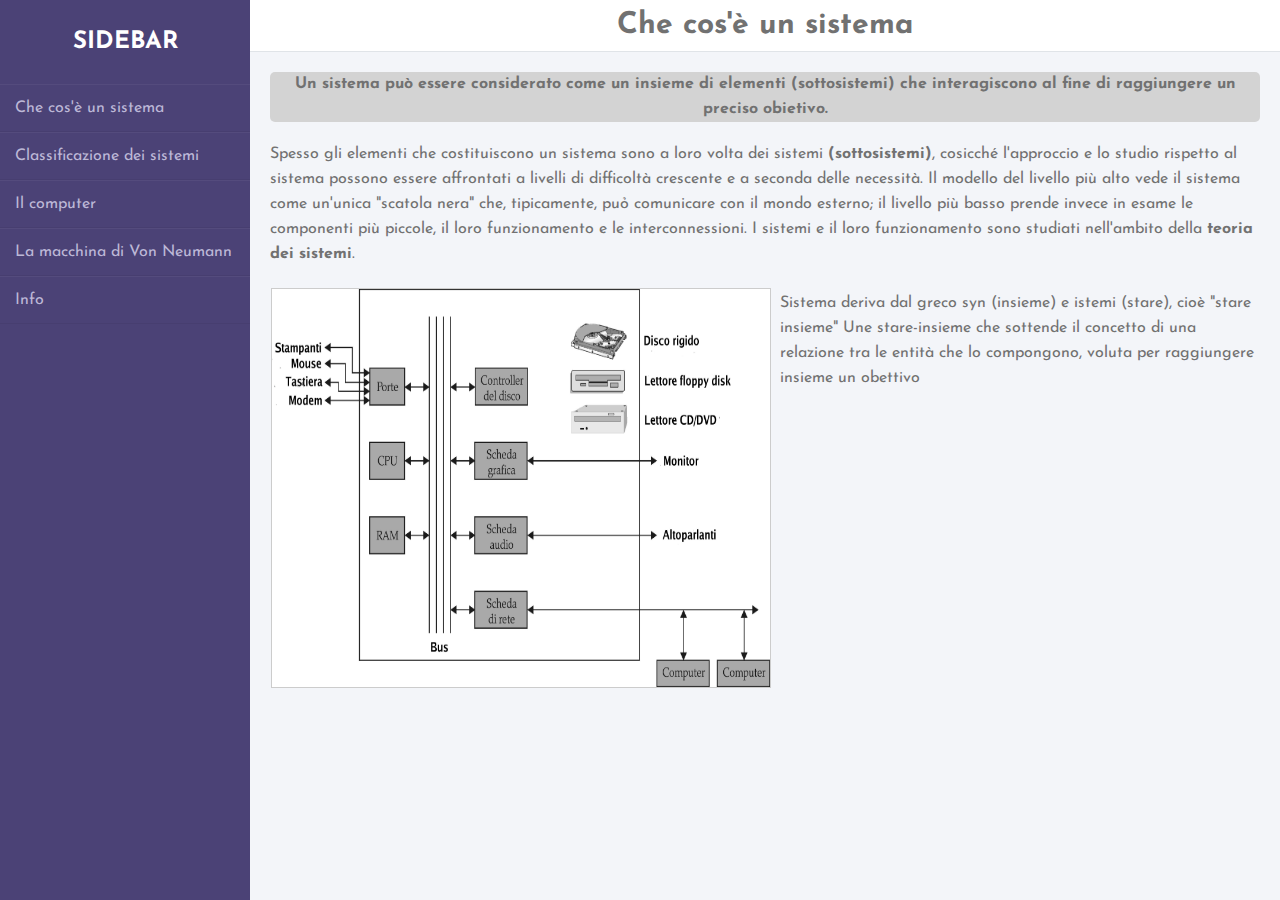
<file: index.html>
<!DOCTYPE html>
<html lang="it" <head>
<meta charset="UTF-8" />
<title>Il sistema di elaborazione</title>
<link rel="stylesheet" href="styles.css" />
</head>

<body>

  <div class="wrapper">
    <div class="sidebar">
      <h2>Sidebar</h2>
      <ul>
        <li><a href="index.html">Che cos'è un sistema</a></li>
        <li><a href="1_2.html">Classificazione dei sistemi</a></li>
        <li><a href="1_3.html">Il computer</a></li>
        <li><a href="1_4.html">La macchina di Von Neumann</a></li>
        <li><a href="info.html">Info</a></li>
      </ul>
    </div>

    <div class="main_content">
      <div class="header">Che cos'è un sistema</div>
      <div class="info">
        <div class="definitions">
          Un sistema può essere considerato come un insieme di elementi
          (sottosistemi) che interagiscono al fine di raggiungere un
          preciso obietivo.
        </div>
        <div>
          Spesso gli elementi che costituiscono un sistema sono a loro
          volta dei sistemi <b>(sottosistemi)</b>, cosicché l'approccio e lo studio
          rispetto al sistema possono essere affrontati a livelli di
          difficoltà crescente e a seconda delle necessità. Il modello del
          livello più alto vede il sistema come un'unica "scatola nera" che,
          tipicamente, puỏ comunicare con il mondo esterno; il livello più
          basso prende invece in esame le componenti più piccole, il loro
          funzionamento e le interconnessioni. I sistemi e il loro
          funzionamento sono studiati nell'ambito della <b>teoria dei sistemi</b>.
        </div>
         
          <a target="_blank" href="Resource/Esempio_sistema.jpg">
            <img id="sistema_img" src="Resource/Esempio_sistema.jpg" alt="">
          </a>

        <div class="index_par_move">
          Sistema deriva dal greco syn (insieme) e istemi (stare), cioè
          "stare insieme" Une stare-insieme che sottende il concetto di una
          relazione tra le entità che lo compongono, voluta per raggiungere
          insieme un obettivo
        </div>

      </div>
    </div>

</body>

</html>
</file>
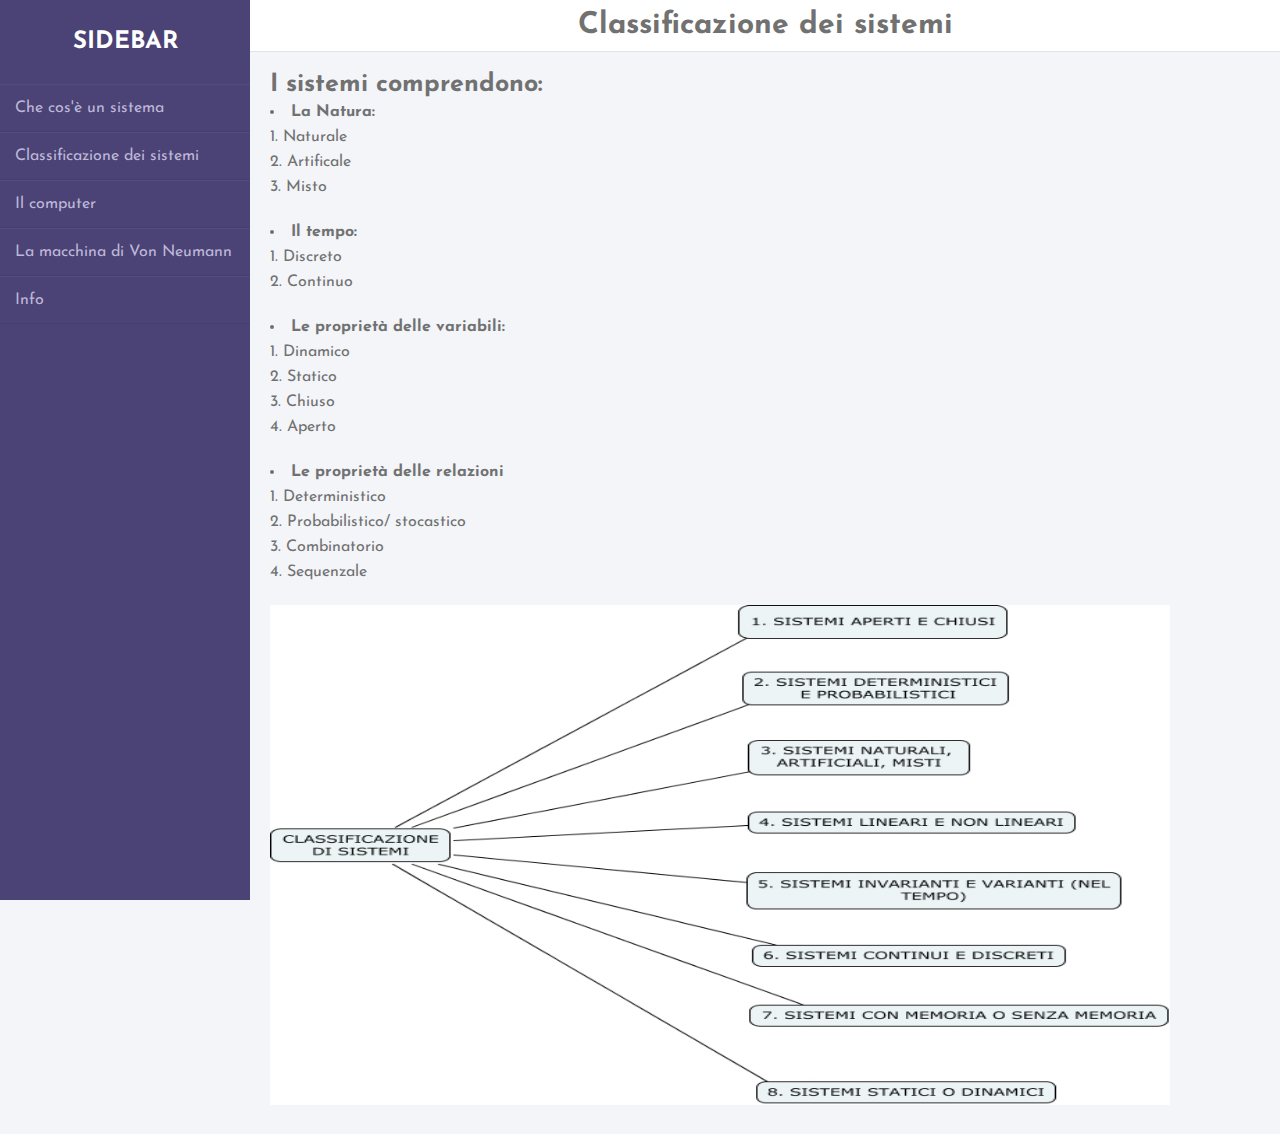
<file: 1_2.html>
<!DOCTYPE html>
<html lang="it" <head>
<meta charset="UTF-8" />
<title>Il sistema di elaborazione</title>
<link rel="stylesheet" href="styles.css" />
</head>

<body>

  <div class="wrapper">
    <div class="sidebar">
      <h2>Sidebar</h2>
      <ul>
        <li><a href="index.html">Che cos'è un sistema</a></li>
        <li><a href="1_2.html">Classificazione dei sistemi</a></li>
        <li><a href="1_3.html">Il computer</a></li>
        <li><a href="1_4.html">La macchina di Von Neumann</a></li>
        <li><a href="info.html">Info</a></li>
      </ul>
    </div>

    <div class="main_content">
      <div class="header">Classificazione dei sistemi</div>
      <div class="info">

        <div class="main1_2">
        <div>

          <b id="mix">I sistemi comprendono:</b>

          <div class="list">
            <ul>
              <li>
                <b>
                  La Natura:
                </b>
                <div class="list">
                  <ol>
                    <li>
                      Naturale

                    </li>
                    <li>
                      Artificale
                    </li>
                    <li>
                      Misto
                    </li>
                  </ol>
                </div>

              </li>
              <div class="list">
                <li>
                  <b>
                    Il tempo:
                  </b>
                </li>
                <ol>
                  <li>
                    Discreto
                  </li>
                  <li>
                    Continuo
                  </li>
                </ol>
              </div>

              <div class="list">
                <li>
                  <b>
                    Le proprietà delle variabili:
                  </b>
                </li>
                <ol>
                  <li>
                    Dinamico
                  </li>
                  <li>
                    Statico
                  </li>
                  <li>
                    Chiuso
                  </li>
                  <li>
                    Aperto
                  </li>
                </ol>
              </div>
            </ul>
            <ul>
              <li>
                <b>
                  Le proprietà delle relazioni
                </b>
              </li>
              <ol>
                <li>
                  Deterministico
                </li>
                <li>Probabilistico/ stocastico
                </li>
                <li>
                  Combinatorio
                </li>
                <li>
                  Sequenzale
                </li>
              </ol>
            </ul>
          </div>
        </div>

      </div>

      <a target="_blank" href="Resource/CLASSIFICAZIONE DEI SISTEMI.cmap.jpg">
        <img id="ClasSis" src="Resource/CLASSIFICAZIONE DEI SISTEMI.cmap.jpg" alt="">
      </a>


      </div>
    </div>

</body>

</html>
</file>
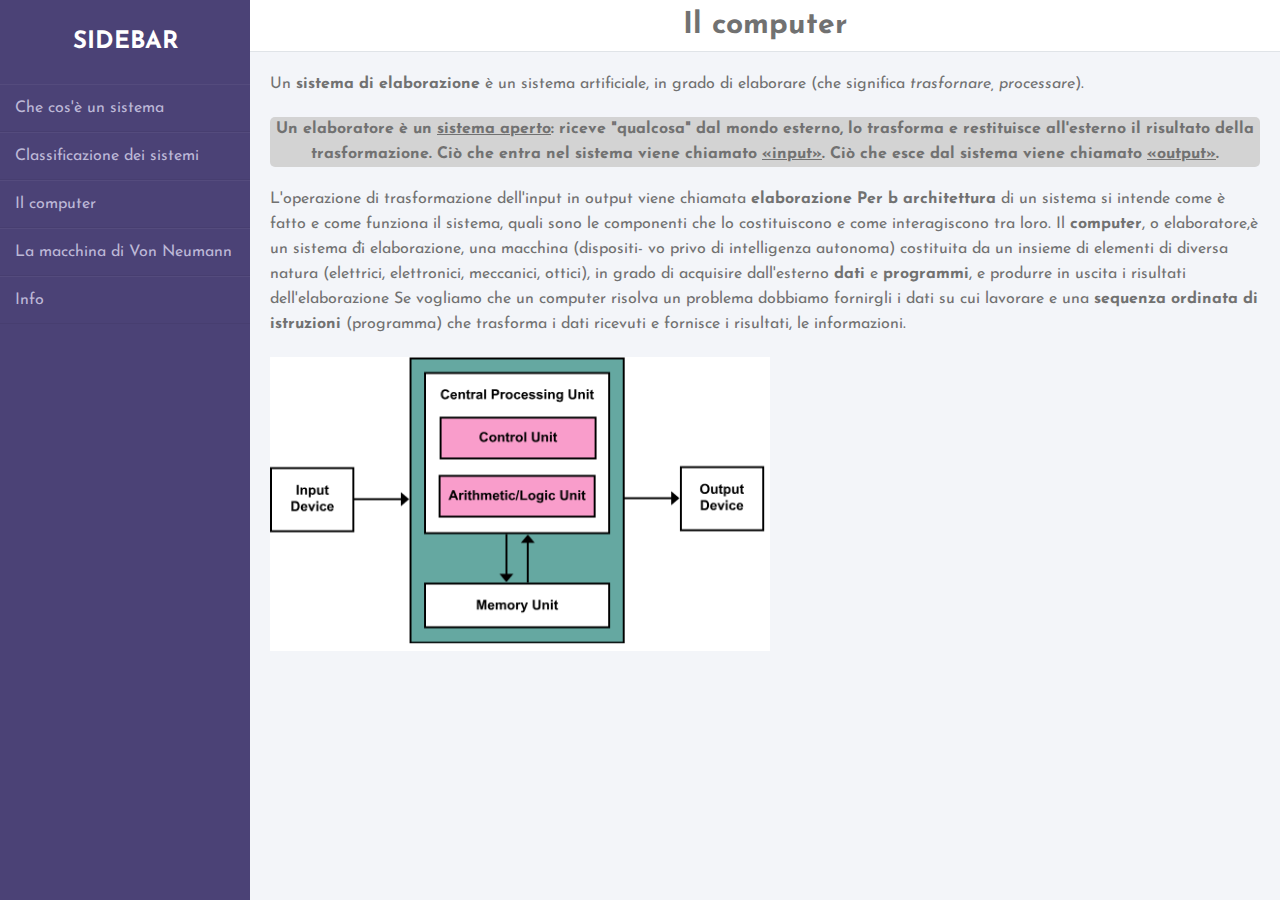
<file: 1_3.html>
<!DOCTYPE html>
<html lang="it" <head>
<meta charset="UTF-8" />
<title>Il sistema di elaborazione</title>
<link rel="stylesheet" href="styles.css" />
</head>

<body>

    <div class="wrapper">
        <div class="sidebar">
            <h2>Sidebar</h2>
            <ul>
                <li><a href="index.html">Che cos'è un sistema</a></li>
                <li><a href="1_2.html">Classificazione dei sistemi</a></li>
                <li><a href="1_3.html">Il computer</a></li>
                <li><a href="1_4.html">La macchina di Von Neumann</a></li>
                <li><a href="info.html">Info</a></li>
            </ul>
        </div>

        <div class="main_content">
            <div class="header">Il computer</div>
            <div class="info">
                <div>
                    Un <b>sistema di elaborazione</b> è un sistema artificiale, in
                    grado di elaborare (che significa <i>trasfornare, processare</i>).
                </div>
                <div class="definitions">
                    Un elaboratore è un <u class="def_key">sistema aperto</u>: riceve "qualcosa" dal
                    mondo esterno, lo trasforma e restituisce all'esterno il
                    risultato della trasformazione. Ciò che entra nel sistema
                    viene chiamato <u class="def_key">«input»</u>. Ciò che esce dal sistema viene
                    chiamato <u class="def_key">«output»</u>.
                </div>
                <div>
                    L'operazione di trasformazione dell'input in output viene chiamata <b>elaborazione</b>
                    <b>Per b architettura</b> di un sistema si intende come è fatto e come funziona il sistema,
                    quali sono le componenti che lo costituiscono e come interagiscono tra loro.
                    Il <b>computer</b>, o elaboratore,è un sistema đi elaborazione, una macchina
                    (dispositi- vo privo di intelligenza autonoma) costituita da un insieme di elementi di diversa
                    natura (elettrici, elettronici, meccanici, ottici), in grado di acquisire dall'esterno <b>dati</b> e
                    <b>programmi</b>, e produrre in uscita i risultati dell'elaborazione Se vogliamo che un computer
                    risolva un
                    problema dobbiamo fornirgli i dati su cui lavorare e una <b>sequenza ordinata di istruzioni</b>
                    (programma)
                    che trasforma i dati ricevuti e fornisce i risultati, le informazioni.
                </div>

                <a target="_blank" href="Resource/1_3_input_output.jpeg">
                    <img width="500" src="Resource/1_3_input_output.jpeg" alt="">
                </a>



            </div>
        </div>

</body>

</html>
</file>
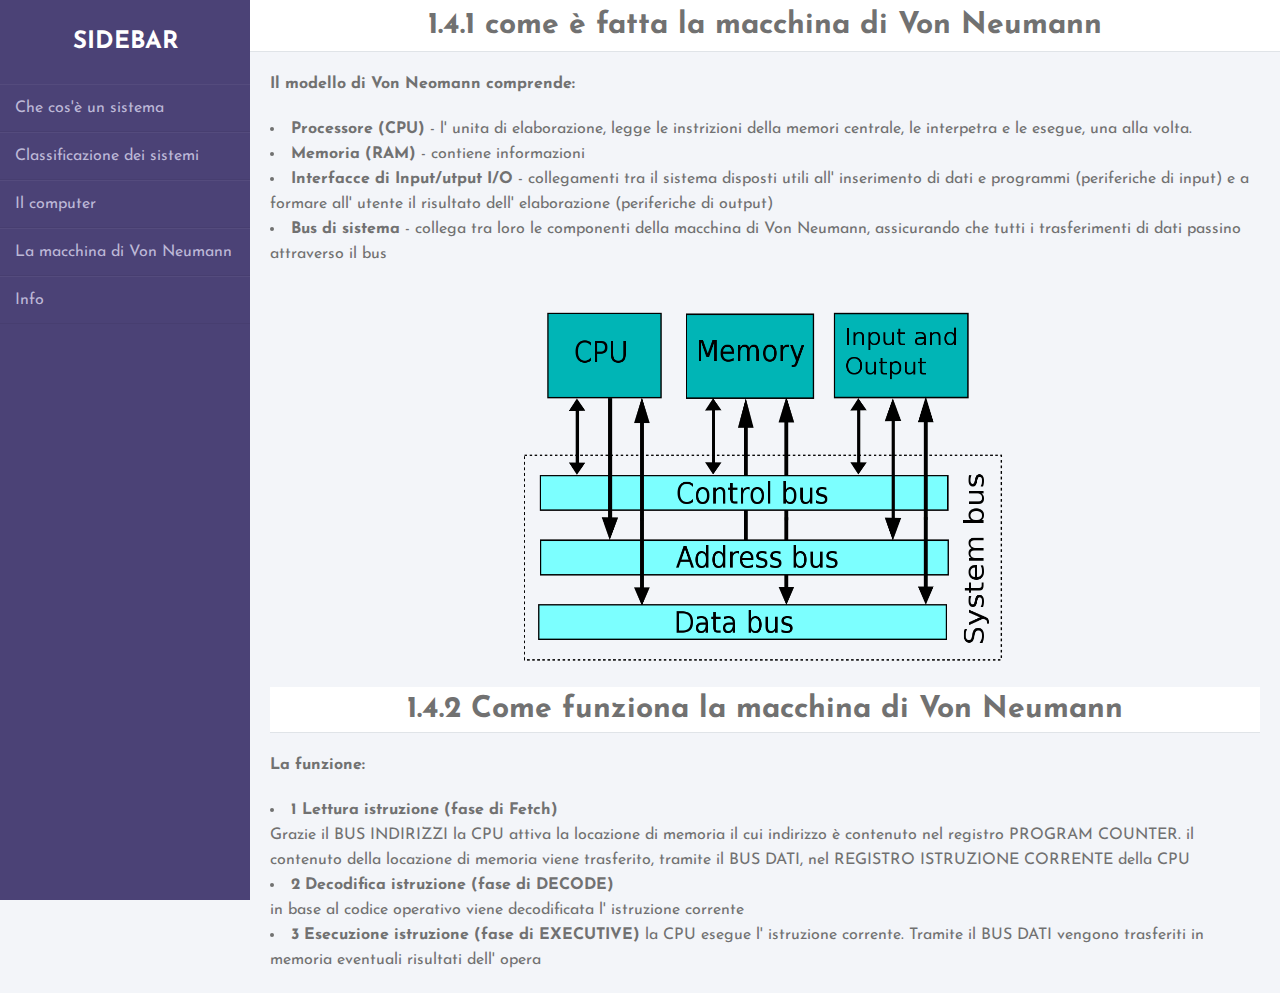
<file: 1_4.html>
<!DOCTYPE html>
<html lang="it" <head>
<meta charset="UTF-8" />
<title>Il sistema di elaborazione</title>
<link rel="stylesheet" href="styles.css" />
</head>

<body>

    <div class="wrapper">
        <div class="sidebar">
            <h2>Sidebar</h2>
            <ul>
                <li><a href="index.html">Che cos'è un sistema</a></li>
                <li><a href="1_2.html">Classificazione dei sistemi</a></li>
                <li><a href="1_3.html">Il computer</a></li>
                <li><a href="1_4.html">La macchina di Von Neumann</a></li>
                <li><a href="info.html">Info</a></li>
            </ul>
        </div>

        <div class="main_content">
            <div class="header">1.4.1 come è fatta la macchina di Von Neumann</div>
            <div class="info">

                <div>
                    <b>Il modello di Von Neomann comprende:</b>
                </div>
                <div class="list">
                    <ul>
                        <li> <b>Processore (CPU)</b> - l' unita di elaborazione, legge le instrizioni della memori
                            centrale, le interpetra e le esegue, una alla volta.
                        </li>
                        <li> <b>Memoria (RAM) </b> - contiene informazioni </li>
                        <li> <b>Interfacce di Input/utput I/O</b> - collegamenti tra il sistema disposti utili all'
                            inserimento di dati e programmi (periferiche di input) e a formare all' utente il risultato
                            dell' elaborazione (periferiche di output) </li>
                        <li> <b>Bus di sistema</b> - collega tra loro le componenti della macchina di Von Neumann,
                            assicurando che tutti i trasferimenti di dati passino attraverso il bus </li>
                    </ul>
                </div>

                <a target="_blank" href="Resource/1024px-Computer_system_bus.svg.png">
                    <img class="Image" width="800px" height="400" src="Resource/1024px-Computer_system_bus.svg.png" alt="">
                </a>

                <div class="header">1.4.2 Come funziona la macchina di Von Neumann</div>
                <div>
                    <b>La funzione:</b>
                </div>
                <div class="list">
                    <ul>
                        <li> <b>1 Lettura istruzione (fase di Fetch)</b>
                        </li>
                        Grazie il BUS INDIRIZZI la CPU attiva la locazione di memoria il cui indirizzo è contenuto nel
                        registro PROGRAM COUNTER. il contenuto della locazione di memoria viene trasferito, tramite il
                        BUS DATI, nel REGISTRO ISTRUZIONE CORRENTE della CPU
                        </li>
                        <li> <b>2 Decodifica istruzione (fase di DECODE)</b> </li>
                        in base al codice operativo viene decodificata l' istruzione corrente
                        <li> <b>3 Esecuzione istruzione (fase di EXECUTIVE)</b>
                            la CPU esegue l' istruzione corrente. Tramite il BUS DATI vengono trasferiti in memoria
                            eventuali risultati dell' opera </li>
                    </ul>
                </div>



            </div>
        </div>

</body>
</file>
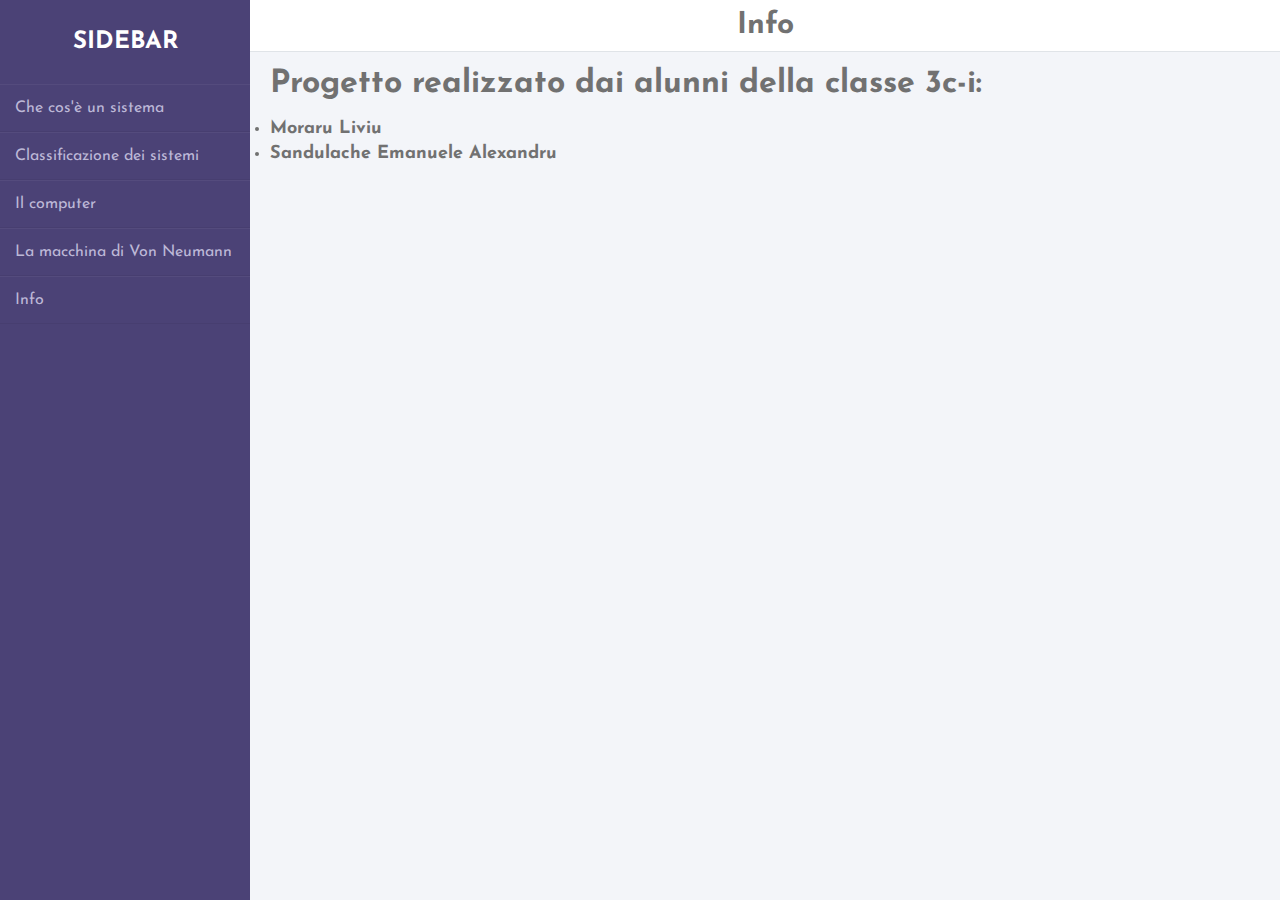
<file: info.html>
<!DOCTYPE html>
<html lang="it" <head>
<meta charset="UTF-8" />
<title>Il sistema di elaborazione</title>
<link rel="stylesheet" href="styles.css" />
</head>

<body>

    <div class="wrapper">
        <div class="sidebar">
            <h2>Sidebar</h2>
            <ul>
                <li><a href="index.html">Che cos'è un sistema</a></li>
                <li><a href="1_2.html">Classificazione dei sistemi</a></li>
                <li><a href="1_3.html">Il computer</a></li>
                <li><a href="1_4.html">La macchina di Von Neumann</a></li>
                <li><a href="info.html">Info</a></li>
            </ul>
        </div>

        <div class="main_content">
            <div class="header">Info</div>
            <div class="info">
                <div>
                    <h1>Progetto realizzato dai alunni della classe 3c-i:</h1>
                </div>

                <div>
                    <li id="students">
                        Moraru Liviu
                    </li>
                    <li id="students">
                        Sandulache Emanuele Alexandru
                    </li>
                </div>

            </div>
        </div>

</body>

</html>
</file>
<file: styles.css>
@import url("https://fonts.googleapis.com/css?family=Josefin+Sans&display=swap");

* {
  margin: 0;
  padding: 0;
  box-sizing: border-box;
  text-decoration: none;
  font-family: "Josefin Sans", sans-serif;
}

body {
  background-color: #f3f5f9;
}

.wrapper {
  display: flex;
  position: relative;
}

.wrapper .sidebar {
  width: 250px;
  height: 100%;
  background: #4b4276;
  padding: 30px 0px;
  position: fixed;
}

.wrapper .sidebar h2 {
  color: #fff;
  text-transform: uppercase;
  text-align: center;
  margin-bottom: 30px;
}

.wrapper .sidebar ul li {
  padding: 15px;
  border-bottom: 1px solid #bdb8d7;
  border-bottom: 1px solid rgba(0, 0, 0, 0.05);
  border-top: 1px solid rgba(255, 255, 255, 0.05);
}

.wrapper .sidebar ul li a {
  color: #bdb8d7;
  display: block;
}

.wrapper .sidebar ul li:hover {
  background-color: #594f8d;
}

.wrapper .sidebar ul li:hover a {
  color: #fff;
}

.list ul li {
  list-style-position: inside;
}

.wrapper .main_content {
  width: 100%;
  margin-left: 250px;
}

.wrapper .main_content .header {
  padding: 10px;
  text-align: center;
  font-size: 30px;
  font-weight: bold;
  background: #fff;
  color: #717171;
  border-bottom: 1px solid #e0e4e8;
}

.wrapper .main_content .info {
  margin: 20px;
  color: #717171;
  line-height: 25px;
}

.definitions {
  border-radius: 5px;
  background: #d3d3d3;
  font-size: medium;
  font-weight: bold;
  text-align: center;
}

.def_key {
  text-decoration: underline;
}

.wrapper .main_content .info div {
  margin-bottom: 20px;
}

#sistema_img {
  margin: 1px;
  border: 1px solid #ccc;
  float: left;
  width: 500px;
  height: 400px;
}

.index_par_move {
  padding: 4px;
  padding-left: 510px;
}

.punto_gras {
  text-transform: initial;
}

#students {
  font-size: large;
  font-weight: bold;
}

.Image {
  display: block;
  margin-left: auto;
  margin-right: auto;
  width: 50%;
}

#mix {
  font-size: 25px;
}

#ClasSis {
  
  
  width: 900px;
  height: 500px;
  
}
#ClasSis:hover {
  border: 1px solid #777;
}

}

.main1_2 {
  width: 200px;
  padding-top: 10px;
  
}
</file>
